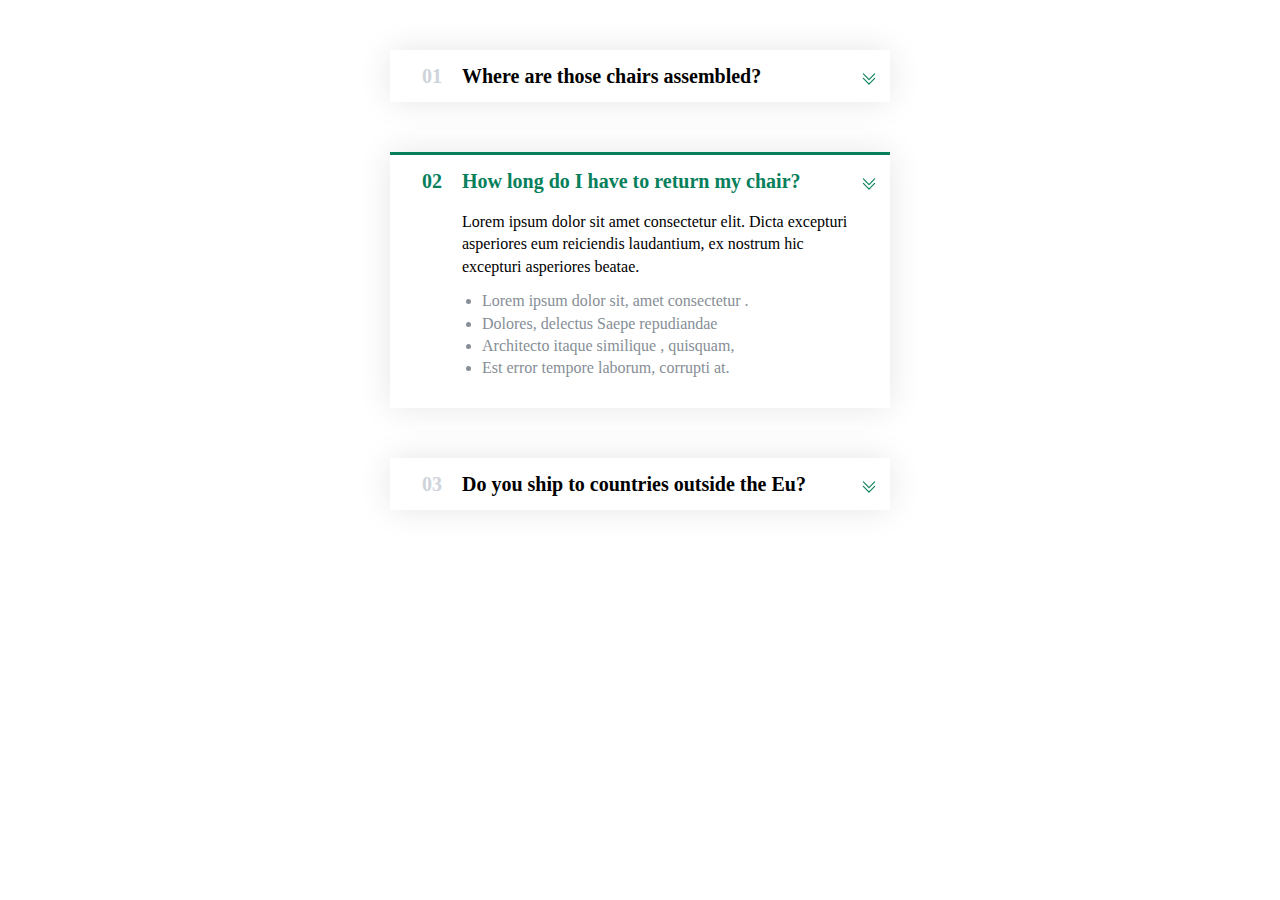
<file: Accordian Component/index.html>
<!DOCTYPE html>
<html lang="en">
<head>
    <meta charset="UTF-8">
    <meta name="viewport" content="width=device-width, initial-scale=1.0">
    <title>Accordian component</title>
    <link rel="stylesheet" href="style.css">
</head>
<body>
    <div class="accordian">
        <div class="item">
            <p class="number">01</p>
            <p class="text">Where are those chairs assembled?</p>
            <svg xmlns="http://www.w3.org/2000/svg" fill="none" viewBox="0 0 24 24" stroke-width="1.5" stroke="currentColor" class="w-6 h-6">
                <path stroke-linecap="round" stroke-linejoin="round" d="m4.5 5.25 7.5 7.5 7.5-7.5m-15 6 7.5 7.5 7.5-7.5" />
              </svg>
            <div class="hidden-box">
                <p>Lorem ipsum dolor sit amet consectetur  elit. Dicta excepturi asperiores eum reiciendis laudantium, ex nostrum hic excepturi asperiores  beatae.</p>
                <ul>
                    <li>Lorem ipsum dolor sit, amet consectetur .</li>
                    <li> Dolores, delectus  Saepe repudiandae </li>
                    <li>Architecto itaque similique , quisquam,</li>
                    <li>Est error tempore laborum, corrupti at.</li>
                </ul>
            </div>              
        </div>
    </div>
    <div class="accordian">
        <div class="item open">
            <p class="number">02</p>
            <p class="text">How long do I have to return my chair?</p>
            <svg xmlns="http://www.w3.org/2000/svg" fill="none" viewBox="0 0 24 24" stroke-width="1.5" stroke="currentColor" class="w-6 h-6">
                <path stroke-linecap="round" stroke-linejoin="round" d="m4.5 5.25 7.5 7.5 7.5-7.5m-15 6 7.5 7.5 7.5-7.5" />
              </svg>
            <div class="hidden-box">
                <p>Lorem ipsum dolor sit amet consectetur  elit. Dicta excepturi asperiores eum reiciendis laudantium, ex nostrum hic excepturi asperiores  beatae.</p>
                <ul>
                    <li>Lorem ipsum dolor sit, amet consectetur .</li>
                    <li> Dolores, delectus  Saepe repudiandae </li>
                    <li>Architecto itaque similique , quisquam,</li>
                    <li>Est error tempore laborum, corrupti at.</li>
                </ul>
            </div>              
        </div>
    </div>
    <div class="accordian">
        <div class="item">
            <p class="number">03</p>
            <p class="text">Do you ship to countries outside the Eu?</p>
            <svg xmlns="http://www.w3.org/2000/svg" fill="none" viewBox="0 0 24 24" stroke-width="1.5" stroke="currentColor" class="w-6 h-6">
                <path stroke-linecap="round" stroke-linejoin="round" d="m4.5 5.25 7.5 7.5 7.5-7.5m-15 6 7.5 7.5 7.5-7.5" />
              </svg>
            <div class="hidden-box">
                <p>Lorem ipsum dolor sit amet consectetur  elit. Dicta excepturi asperiores eum reiciendis laudantium, ex nostrum hic excepturi asperiores  beatae.</p>
                <ul>
                    <li>Lorem ipsum dolor sit, amet consectetur .</li>
                    <li> Dolores, delectus  Saepe repudiandae </li>
                    <li>Architecto itaque similique , quisquam,</li>
                    <li>Est error tempore laborum, corrupti at.</li>
                </ul>
            </div>              
        </div>
    </div>
</body>
</html>
</file>
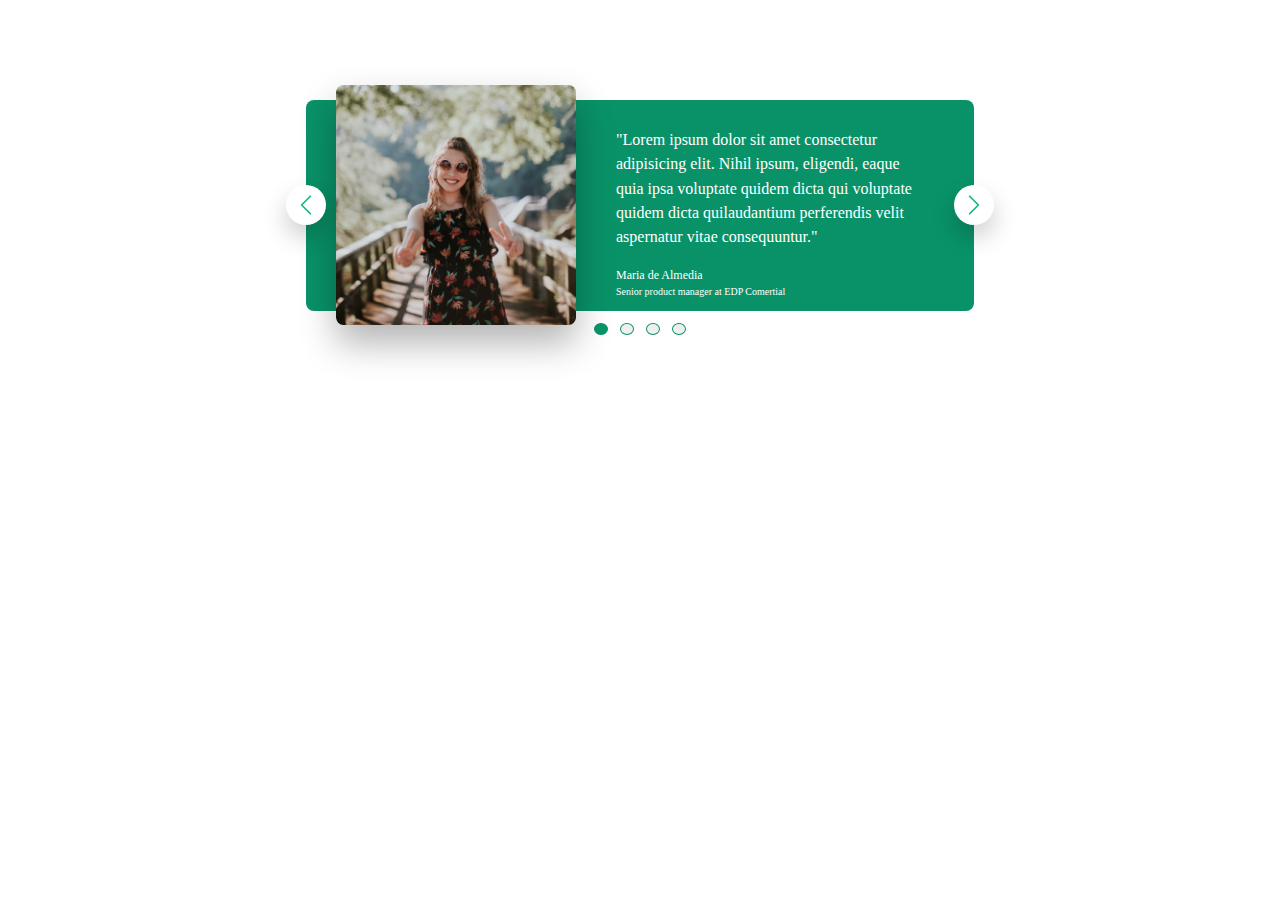
<file: Carousel Components/index.html>
<!DOCTYPE html>
<html lang="en">
<head>
    <meta charset="UTF-8">
    <meta name="viewport" content="width=device-width, initial-scale=1.0">
    <title>carousel Component</title>
    <link rel="stylesheet" href="style.css">
</head>
<body>
    <div class="carousel">
        <img src="images/maria.jpg" alt="maria">
        <div class="testmonial">
            <p class="testmmonial-text">"Lorem ipsum dolor sit amet consectetur adipisicing elit. Nihil ipsum, eligendi, eaque quia ipsa voluptate quidem dicta qui voluptate quidem dicta quilaudantium perferendis velit aspernatur vitae consequuntur."</p>
            <p class="testmonial-auther">Maria de Almedia</p>
            <p class="testmonial-job">Senior product manager at EDP Comertial</p>
        </div>
        <div class="dot-btn">
            <button class="dot first"></button>
            <button class="dot"></button>
            <button class="dot"></button>
            <button class="dot"></button>
        </div>
        <button class="btn btn--left">
            <svg xmlns="http://www.w3.org/2000/svg" fill="none" viewBox="0 0 24 24" stroke-width="1.5" stroke="currentColor" class="w-6">
                <path stroke-linecap="round" stroke-linejoin="round" d="M15.75 19.5 8.25 12l7.5-7.5" />
              </svg>
        </button>
        <button class="btn btn--right">
            <svg xmlns="http://www.w3.org/2000/svg" fill="none" viewBox="0 0 24 24" stroke-width="1.5" stroke="currentColor" class="w-6">
                <path stroke-linecap="round" stroke-linejoin="round" d="m8.25 4.5 7.5 7.5-7.5 7.5" />
              </svg>
        </button>
          
    </div>
</body>
</html>
</file>
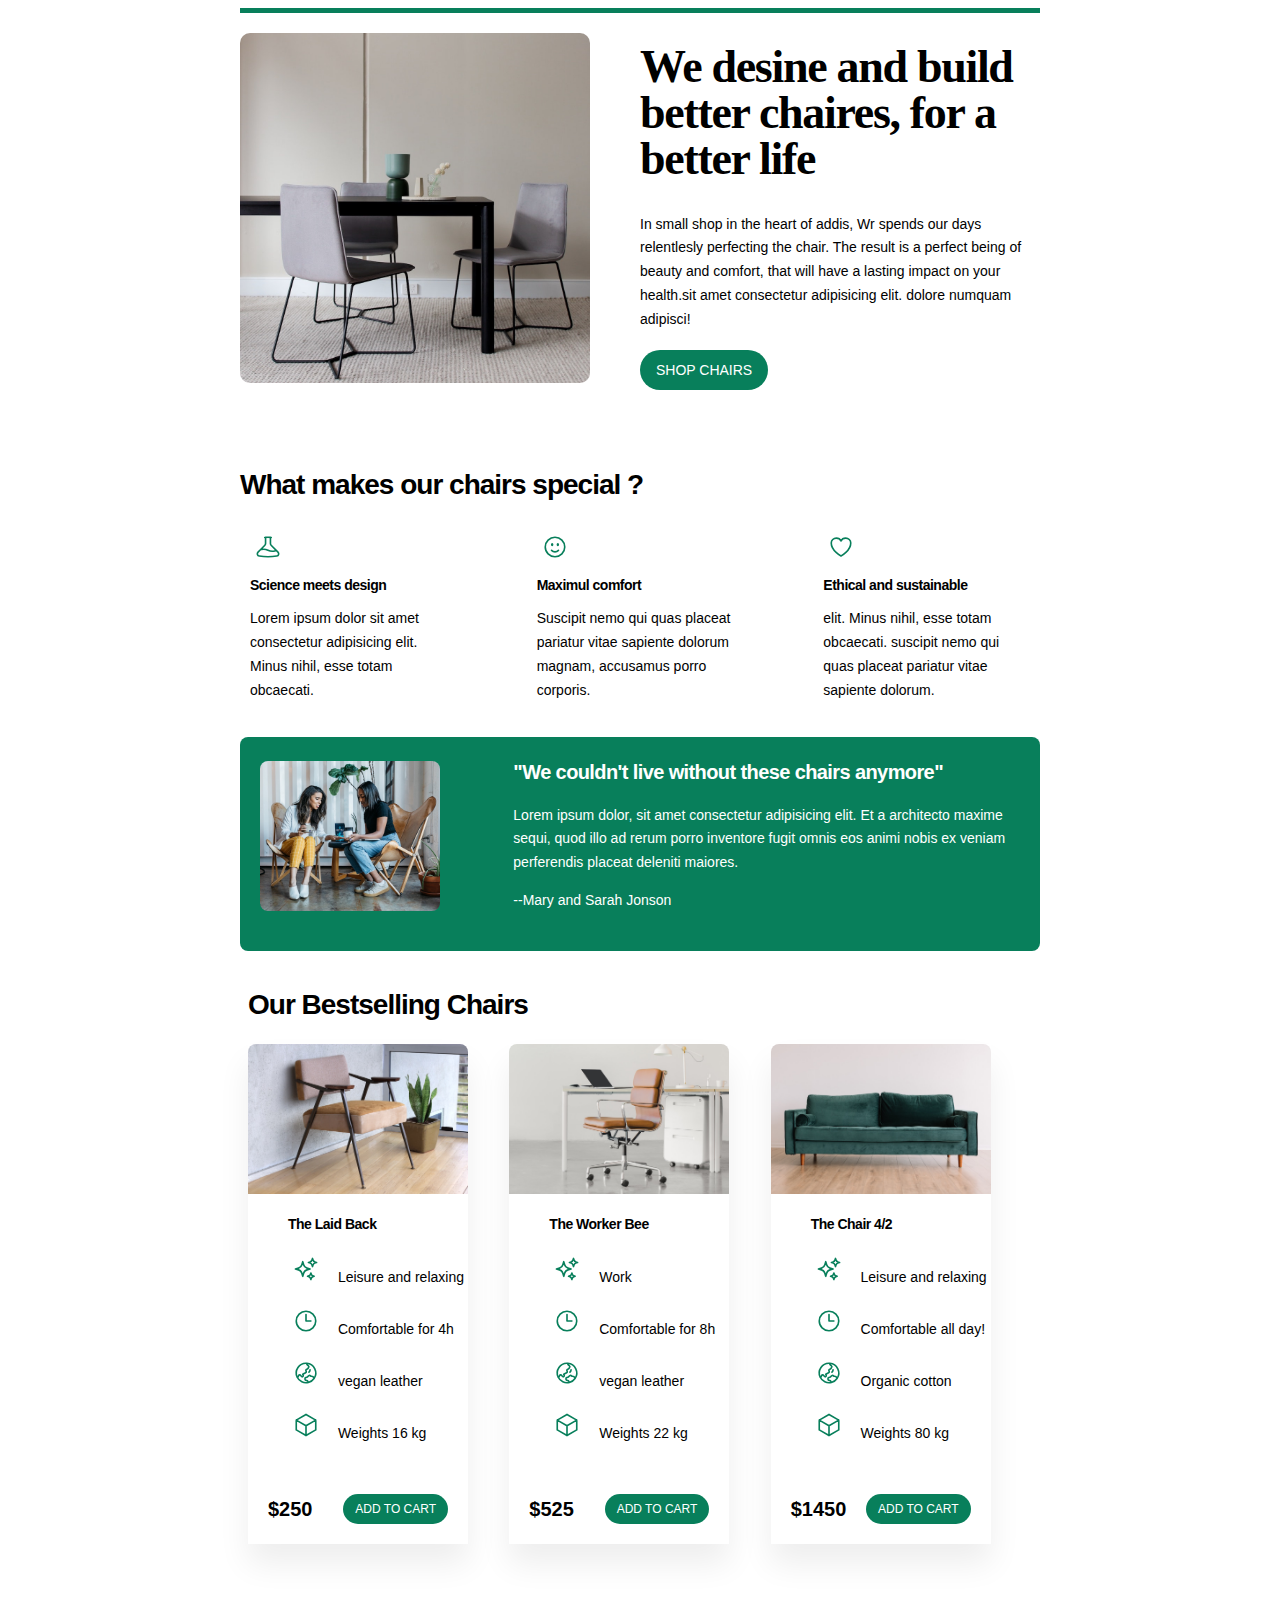
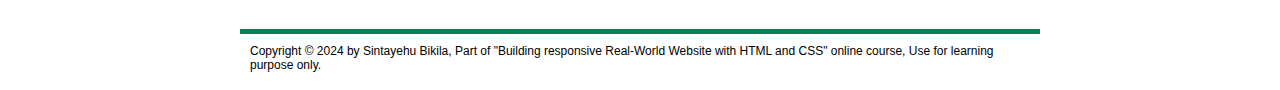
<file: Chair Product/index.html>
<!DOCTYPE html>
<html lang="en">
<head>
    <meta charset="UTF-8">
    <meta name="viewport" content="width=device-width, initial-scale=1.0">
    <title>Chair product</title>
    <link rel="stylesheet" href="style.css">
</head>
<body>
    <section>
        <div class="Our-job">
            <div>
                <img src="Images/hero.jpg" alt="chair product" class="sample">
            </div>
            <div>
                <h1>We desine and build better chaires, for a better life</h1>
                <p>In small shop in the heart of addis, Wr spends our days relentlesly perfecting the chair. The result is a perfect being of beauty and comfort, that will have a lasting impact on your health.sit amet consectetur adipisicing elit. dolore numquam adipisci!</p>
                <a href="#" class="shope">shop chairs</a>
            </div>
            
        </div>
        <div class="about-product">
            <h2>What makes our chairs special ?</h2>
            <div class="description">
                <div>
                    <svg xmlns="http://www.w3.org/2000/svg" fill="none" viewBox="0 0 24 24" stroke-width="1.5" stroke="currentColor" class="w-6 h-6">
                        <path stroke-linecap="round" stroke-linejoin="round" d="M9.75 3.104v5.714a2.25 2.25 0 0 1-.659 1.591L5 14.5M9.75 3.104c-.251.023-.501.05-.75.082m.75-.082a24.301 24.301 0 0 1 4.5 0m0 0v5.714c0 .597.237 1.17.659 1.591L19.8 15.3M14.25 3.104c.251.023.501.05.75.082M19.8 15.3l-1.57.393A9.065 9.065 0 0 1 12 15a9.065 9.065 0 0 0-6.23-.693L5 14.5m14.8.8 1.402 1.402c1.232 1.232.65 3.318-1.067 3.611A48.309 48.309 0 0 1 12 21c-2.773 0-5.491-.235-8.135-.687-1.718-.293-2.3-2.379-1.067-3.61L5 14.5" />
                      </svg>
                    <h3>Science meets design</h3>  
                    <p>Lorem ipsum dolor sit amet consectetur adipisicing elit. Minus nihil, esse totam obcaecati.</p>
                </div>
                <div>
                    <svg xmlns="http://www.w3.org/2000/svg" fill="none" viewBox="0 0 24 24" stroke-width="1.5" stroke="currentColor" class="w-6 h-6">
                        <path stroke-linecap="round" stroke-linejoin="round" d="M15.182 15.182a4.5 4.5 0 0 1-6.364 0M21 12a9 9 0 1 1-18 0 9 9 0 0 1 18 0ZM9.75 9.75c0 .414-.168.75-.375.75S9 10.164 9 9.75 9.168 9 9.375 9s.375.336.375.75Zm-.375 0h.008v.015h-.008V9.75Zm5.625 0c0 .414-.168.75-.375.75s-.375-.336-.375-.75.168-.75.375-.75.375.336.375.75Zm-.375 0h.008v.015h-.008V9.75Z" />
                      </svg><h3>Maximul comfort</h3> 
                    <p>Suscipit nemo qui quas placeat pariatur vitae sapiente dolorum magnam, accusamus porro  corporis.</p>
                </div>
                <div>
                    <svg xmlns="http://www.w3.org/2000/svg" fill="none" viewBox="0 0 24 24" stroke-width="1.5" stroke="currentColor" class="w-6 h-6">
                        <path stroke-linecap="round" stroke-linejoin="round" d="M21 8.25c0-2.485-2.099-4.5-4.688-4.5-1.935 0-3.597 1.126-4.312 2.733-.715-1.607-2.377-2.733-4.313-2.733C5.1 3.75 3 5.765 3 8.25c0 7.22 9 12 9 12s9-4.78 9-12Z" />
                      </svg>
                    <h3>Ethical and sustainable</h3>
                    <p>elit. Minus nihil, esse totam obcaecati. suscipit nemo qui quas placeat pariatur vitae sapiente dolorum.</p>
                    
                </div>
            </div>
        </div>
        <div class="feedback">
            <img src="Images/customers.jpg" alt="Customers" class="customers">
            <div>
                <h3>&quot;We couldn't live without these chairs anymore&quot;</h3>
                <p>Lorem ipsum dolor, sit amet consectetur adipisicing elit. Et a architecto maxime sequi, quod illo ad rerum porro inventore fugit omnis eos animi nobis ex veniam perferendis placeat deleniti maiores.</p>
                <p>--Mary and Sarah Jonson</p>
            </div>
        </div>
        <div class="cards">
            <h2>Our Bestselling Chairs</h2>
            <div class="cards-1">
                <div class="cards-2">
                    <img src="Images/chair-1.jpg" alt="chair">
                    <h3>The Laid Back</h3>
                    <ul>
                        <li>
                            <svg xmlns="http://www.w3.org/2000/svg" fill="none" viewBox="0 0 24 24" stroke-width="1.5" stroke="currentColor" class="w-6 h-6">
                                <path stroke-linecap="round" stroke-linejoin="round" d="M9.813 15.904 9 18.75l-.813-2.846a4.5 4.5 0 0 0-3.09-3.09L2.25 12l2.846-.813a4.5 4.5 0 0 0 3.09-3.09L9 5.25l.813 2.846a4.5 4.5 0 0 0 3.09 3.09L15.75 12l-2.846.813a4.5 4.5 0 0 0-3.09 3.09ZM18.259 8.715 18 9.75l-.259-1.035a3.375 3.375 0 0 0-2.455-2.456L14.25 6l1.036-.259a3.375 3.375 0 0 0 2.455-2.456L18 2.25l.259 1.035a3.375 3.375 0 0 0 2.456 2.456L21.75 6l-1.035.259a3.375 3.375 0 0 0-2.456 2.456ZM16.894 20.567 16.5 21.75l-.394-1.183a2.25 2.25 0 0 0-1.423-1.423L13.5 18.75l1.183-.394a2.25 2.25 0 0 0 1.423-1.423l.394-1.183.394 1.183a2.25 2.25 0 0 0 1.423 1.423l1.183.394-1.183.394a2.25 2.25 0 0 0-1.423 1.423Z" />
                              </svg>
                              
                            <span>Leisure and relaxing</span>
                        </li>
                        <li>
                            <svg xmlns="http://www.w3.org/2000/svg" fill="none" viewBox="0 0 24 24" stroke-width="1.5" stroke="currentColor" class="w-6 h-6">
                                <path stroke-linecap="round" stroke-linejoin="round" d="M12 6v6h4.5m4.5 0a9 9 0 1 1-18 0 9 9 0 0 1 18 0Z" />
                              </svg>
                              
                            <span>Comfortable for 4h</span>
                        </li>
                        <li>
                            <svg xmlns="http://www.w3.org/2000/svg" fill="none" viewBox="0 0 24 24" stroke-width="1.5" stroke="currentColor" class="w-6 h-6">
                                <path stroke-linecap="round" stroke-linejoin="round" d="M12.75 3.03v.568c0 .334.148.65.405.864l1.068.89c.442.369.535 1.01.216 1.49l-.51.766a2.25 2.25 0 0 1-1.161.886l-.143.048a1.107 1.107 0 0 0-.57 1.664c.369.555.169 1.307-.427 1.605L9 13.125l.423 1.059a.956.956 0 0 1-1.652.928l-.679-.906a1.125 1.125 0 0 0-1.906.172L4.5 15.75l-.612.153M12.75 3.031a9 9 0 0 0-8.862 12.872M12.75 3.031a9 9 0 0 1 6.69 14.036m0 0-.177-.529A2.25 2.25 0 0 0 17.128 15H16.5l-.324-.324a1.453 1.453 0 0 0-2.328.377l-.036.073a1.586 1.586 0 0 1-.982.816l-.99.282c-.55.157-.894.702-.8 1.267l.073.438c.08.474.49.821.97.821.846 0 1.598.542 1.865 1.345l.215.643m5.276-3.67a9.012 9.012 0 0 1-5.276 3.67m0 0a9 9 0 0 1-10.275-4.835M15.75 9c0 .896-.393 1.7-1.016 2.25" />
                              </svg>
                              
                            <span>vegan leather</span>
                        </li>
                        <li>
                            <svg xmlns="http://www.w3.org/2000/svg" fill="none" viewBox="0 0 24 24" stroke-width="1.5" stroke="currentColor" class="w-6 h-6">
                                <path stroke-linecap="round" stroke-linejoin="round" d="m21 7.5-9-5.25L3 7.5m18 0-9 5.25m9-5.25v9l-9 5.25M3 7.5l9 5.25M3 7.5v9l9 5.25m0-9v9" />
                              </svg>
                              
                            <span> Weights 16 kg</span>
                        </li>
                    </ul>
                    <div class="value">
                        <strong>$250</strong>
                        <a href="#">Add to cart</a>
                    </div>
                </div>
                <div class="cards-2">
                    <img src="Images/chair-2.jpg" alt="chair">
                    <h3>The Worker Bee</h3>
                    <ul>
                        <li><svg xmlns="http://www.w3.org/2000/svg" fill="none" viewBox="0 0 24 24" stroke-width="1.5" stroke="currentColor" class="w-6 h-6">
                                <path stroke-linecap="round" stroke-linejoin="round" d="M9.813 15.904 9 18.75l-.813-2.846a4.5 4.5 0 0 0-3.09-3.09L2.25 12l2.846-.813a4.5 4.5 0 0 0 3.09-3.09L9 5.25l.813 2.846a4.5 4.5 0 0 0 3.09 3.09L15.75 12l-2.846.813a4.5 4.5 0 0 0-3.09 3.09ZM18.259 8.715 18 9.75l-.259-1.035a3.375 3.375 0 0 0-2.455-2.456L14.25 6l1.036-.259a3.375 3.375 0 0 0 2.455-2.456L18 2.25l.259 1.035a3.375 3.375 0 0 0 2.456 2.456L21.75 6l-1.035.259a3.375 3.375 0 0 0-2.456 2.456ZM16.894 20.567 16.5 21.75l-.394-1.183a2.25 2.25 0 0 0-1.423-1.423L13.5 18.75l1.183-.394a2.25 2.25 0 0 0 1.423-1.423l.394-1.183.394 1.183a2.25 2.25 0 0 0 1.423 1.423l1.183.394-1.183.394a2.25 2.25 0 0 0-1.423 1.423Z" />
                              </svg>
                            <span>Work</span>
                        </li>
                        <li><svg xmlns="http://www.w3.org/2000/svg" fill="none" viewBox="0 0 24 24" stroke-width="1.5" stroke="currentColor" class="w-6 h-6">
                                <path stroke-linecap="round" stroke-linejoin="round" d="M12 6v6h4.5m4.5 0a9 9 0 1 1-18 0 9 9 0 0 1 18 0Z" />
                              </svg>
                            <span>Comfortable for 8h</span>
                        </li>
                        <li><svg xmlns="http://www.w3.org/2000/svg" fill="none" viewBox="0 0 24 24" stroke-width="1.5" stroke="currentColor" class="w-6 h-6">
                                <path stroke-linecap="round" stroke-linejoin="round" d="M12.75 3.03v.568c0 .334.148.65.405.864l1.068.89c.442.369.535 1.01.216 1.49l-.51.766a2.25 2.25 0 0 1-1.161.886l-.143.048a1.107 1.107 0 0 0-.57 1.664c.369.555.169 1.307-.427 1.605L9 13.125l.423 1.059a.956.956 0 0 1-1.652.928l-.679-.906a1.125 1.125 0 0 0-1.906.172L4.5 15.75l-.612.153M12.75 3.031a9 9 0 0 0-8.862 12.872M12.75 3.031a9 9 0 0 1 6.69 14.036m0 0-.177-.529A2.25 2.25 0 0 0 17.128 15H16.5l-.324-.324a1.453 1.453 0 0 0-2.328.377l-.036.073a1.586 1.586 0 0 1-.982.816l-.99.282c-.55.157-.894.702-.8 1.267l.073.438c.08.474.49.821.97.821.846 0 1.598.542 1.865 1.345l.215.643m5.276-3.67a9.012 9.012 0 0 1-5.276 3.67m0 0a9 9 0 0 1-10.275-4.835M15.75 9c0 .896-.393 1.7-1.016 2.25" />
                              </svg>
                            <span>vegan leather</span>
                        </li>
                        <li><svg xmlns="http://www.w3.org/2000/svg" fill="none" viewBox="0 0 24 24" stroke-width="1.5" stroke="currentColor" class="w-6 h-6">
                                <path stroke-linecap="round" stroke-linejoin="round" d="m21 7.5-9-5.25L3 7.5m18 0-9 5.25m9-5.25v9l-9 5.25M3 7.5l9 5.25M3 7.5v9l9 5.25m0-9v9" />
                              </svg>
                            <span> Weights 22 kg</span>
                        </li>
                    </ul>
                    <div class="value">
                        <strong>$525</strong>
                        <a href="#">Add to cart</a>
                    </div>
                </div>
                <div  class="cards-2">
                    <img src="Images/chair-3.jpg" alt="chair">
                    <h3>The Chair 4/2</h3>
                    <ul>
                        <li><svg xmlns="http://www.w3.org/2000/svg" fill="none" viewBox="0 0 24 24" stroke-width="1.5" stroke="currentColor" class="w-6 h-6">
                                <path stroke-linecap="round" stroke-linejoin="round" d="M9.813 15.904 9 18.75l-.813-2.846a4.5 4.5 0 0 0-3.09-3.09L2.25 12l2.846-.813a4.5 4.5 0 0 0 3.09-3.09L9 5.25l.813 2.846a4.5 4.5 0 0 0 3.09 3.09L15.75 12l-2.846.813a4.5 4.5 0 0 0-3.09 3.09ZM18.259 8.715 18 9.75l-.259-1.035a3.375 3.375 0 0 0-2.455-2.456L14.25 6l1.036-.259a3.375 3.375 0 0 0 2.455-2.456L18 2.25l.259 1.035a3.375 3.375 0 0 0 2.456 2.456L21.75 6l-1.035.259a3.375 3.375 0 0 0-2.456 2.456ZM16.894 20.567 16.5 21.75l-.394-1.183a2.25 2.25 0 0 0-1.423-1.423L13.5 18.75l1.183-.394a2.25 2.25 0 0 0 1.423-1.423l.394-1.183.394 1.183a2.25 2.25 0 0 0 1.423 1.423l1.183.394-1.183.394a2.25 2.25 0 0 0-1.423 1.423Z" />
                              </svg>
                            <span>Leisure and relaxing</span>
                        </li>
                        <li><svg xmlns="http://www.w3.org/2000/svg" fill="none" viewBox="0 0 24 24" stroke-width="1.5" stroke="currentColor" class="w-6 h-6">
                                <path stroke-linecap="round" stroke-linejoin="round" d="M12 6v6h4.5m4.5 0a9 9 0 1 1-18 0 9 9 0 0 1 18 0Z" />
                              </svg>
                            <span>Comfortable all day!</span>
                        </li>
                        <li><svg xmlns="http://www.w3.org/2000/svg" fill="none" viewBox="0 0 24 24" stroke-width="1.5" stroke="currentColor" class="w-6 h-6">
                                <path stroke-linecap="round" stroke-linejoin="round" d="M12.75 3.03v.568c0 .334.148.65.405.864l1.068.89c.442.369.535 1.01.216 1.49l-.51.766a2.25 2.25 0 0 1-1.161.886l-.143.048a1.107 1.107 0 0 0-.57 1.664c.369.555.169 1.307-.427 1.605L9 13.125l.423 1.059a.956.956 0 0 1-1.652.928l-.679-.906a1.125 1.125 0 0 0-1.906.172L4.5 15.75l-.612.153M12.75 3.031a9 9 0 0 0-8.862 12.872M12.75 3.031a9 9 0 0 1 6.69 14.036m0 0-.177-.529A2.25 2.25 0 0 0 17.128 15H16.5l-.324-.324a1.453 1.453 0 0 0-2.328.377l-.036.073a1.586 1.586 0 0 1-.982.816l-.99.282c-.55.157-.894.702-.8 1.267l.073.438c.08.474.49.821.97.821.846 0 1.598.542 1.865 1.345l.215.643m5.276-3.67a9.012 9.012 0 0 1-5.276 3.67m0 0a9 9 0 0 1-10.275-4.835M15.75 9c0 .896-.393 1.7-1.016 2.25" />
                              </svg>
                            <span>Organic cotton</span>
                        </li>
                        <li><svg xmlns="http://www.w3.org/2000/svg" fill="none" viewBox="0 0 24 24" stroke-width="1.5" stroke="currentColor" class="w-6 h-6">
                                <path stroke-linecap="round" stroke-linejoin="round" d="m21 7.5-9-5.25L3 7.5m18 0-9 5.25m9-5.25v9l-9 5.25M3 7.5l9 5.25M3 7.5v9l9 5.25m0-9v9" />
                              </svg>
                            <span> Weights 80 kg</span>
                        </li>
                    </ul>
                    <div class="value">
                        <strong>$1450</strong>
                        <a href="#">Add to cart</a>
                    </div>
                </div>
            </div>
        </div>
        <footer>
            Copyright &copy; 2024 by Sintayehu Bikila, Part of &quot;Building responsive Real-World Website with HTML and CSS&quot;  online course, Use for learning purpose only. 
        </footer>
    </section>

</body>
</html>
</file>
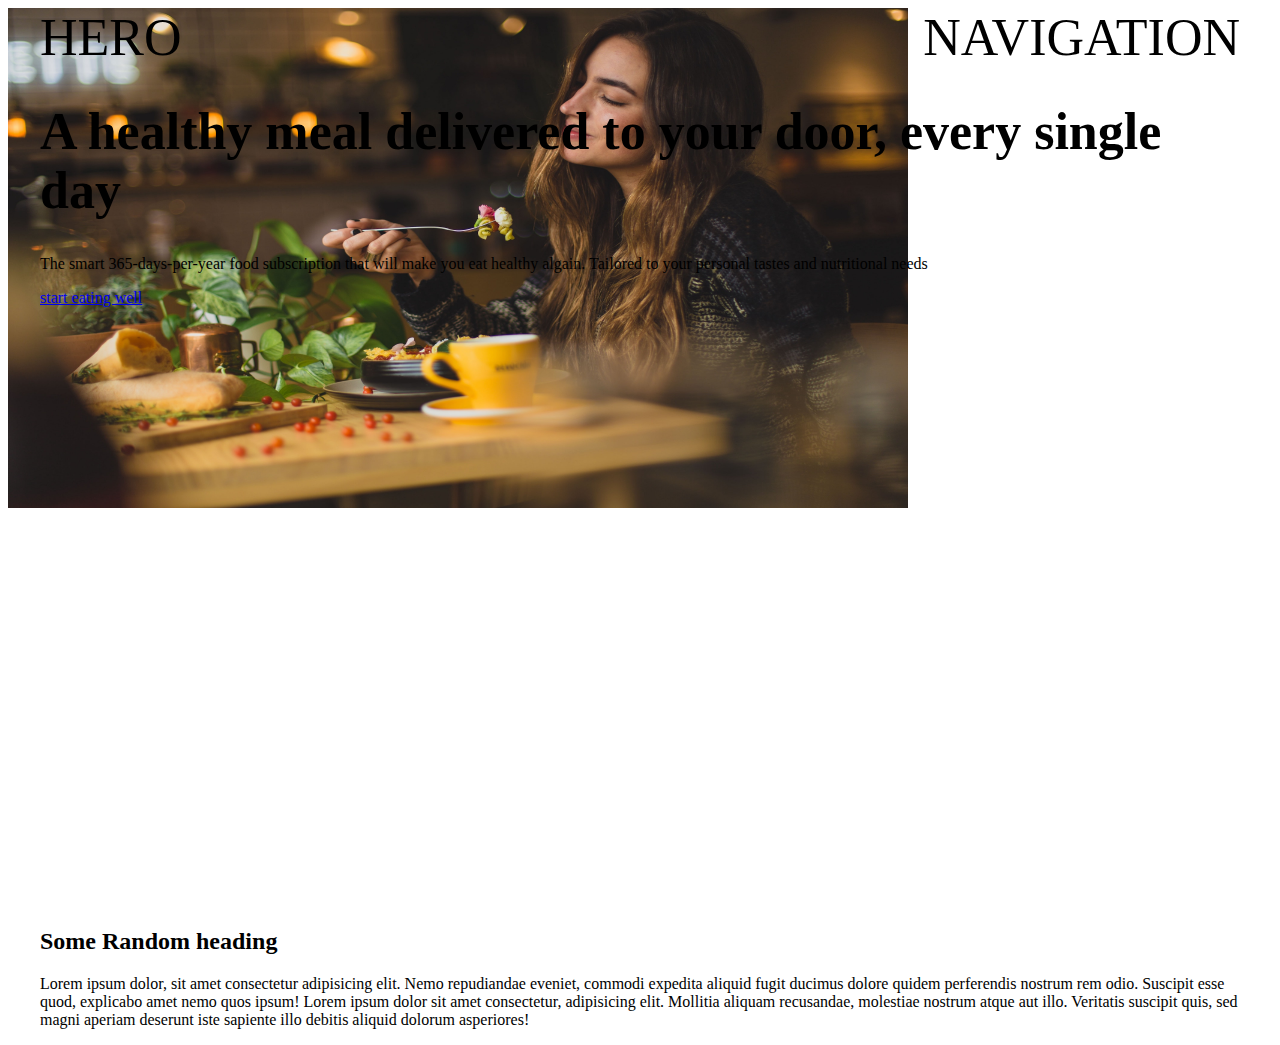
<file: Hero section/index.html>
<!DOCTYPE html>
<html lang="en">
<head>
    <meta charset="UTF-8">
    <meta name="viewport" content="width=device-width, initial-scale=1.0">
    <title>Hero Section</title>
    <link rel="stylesheet" href="style.css">
</head>
<body>
    <header>
        <nav class="container">
            <div>Hero</div>
            <div>Navigation</div>
        </nav>
        <div class="container description">
            <h1>A healthy meal delivered to  your door, every single day</h1>
            <p>The smart 365-days-per-year food subscription that will make you eat healthy algain. Tailored to your personal tastes and nutritional needs</p>
            <p>
                <a href="#" class="btn">start eating well</a>
            </p>
        </div>
    </header>
    <section>
        <div class="container">
            <h2>Some Random heading</h2>
            <p>
                Lorem ipsum dolor, sit amet consectetur adipisicing elit. Nemo repudiandae eveniet, commodi expedita aliquid fugit ducimus dolore quidem perferendis nostrum rem odio. Suscipit esse quod, explicabo amet nemo quos ipsum! Lorem ipsum dolor sit amet consectetur, adipisicing elit. Mollitia aliquam recusandae, molestiae nostrum atque aut illo. Veritatis suscipit quis, sed magni aperiam deserunt iste sapiente illo debitis aliquid dolorum asperiores!
                
            </p>
        </div>
    </section>
</body>
</html>
</file>
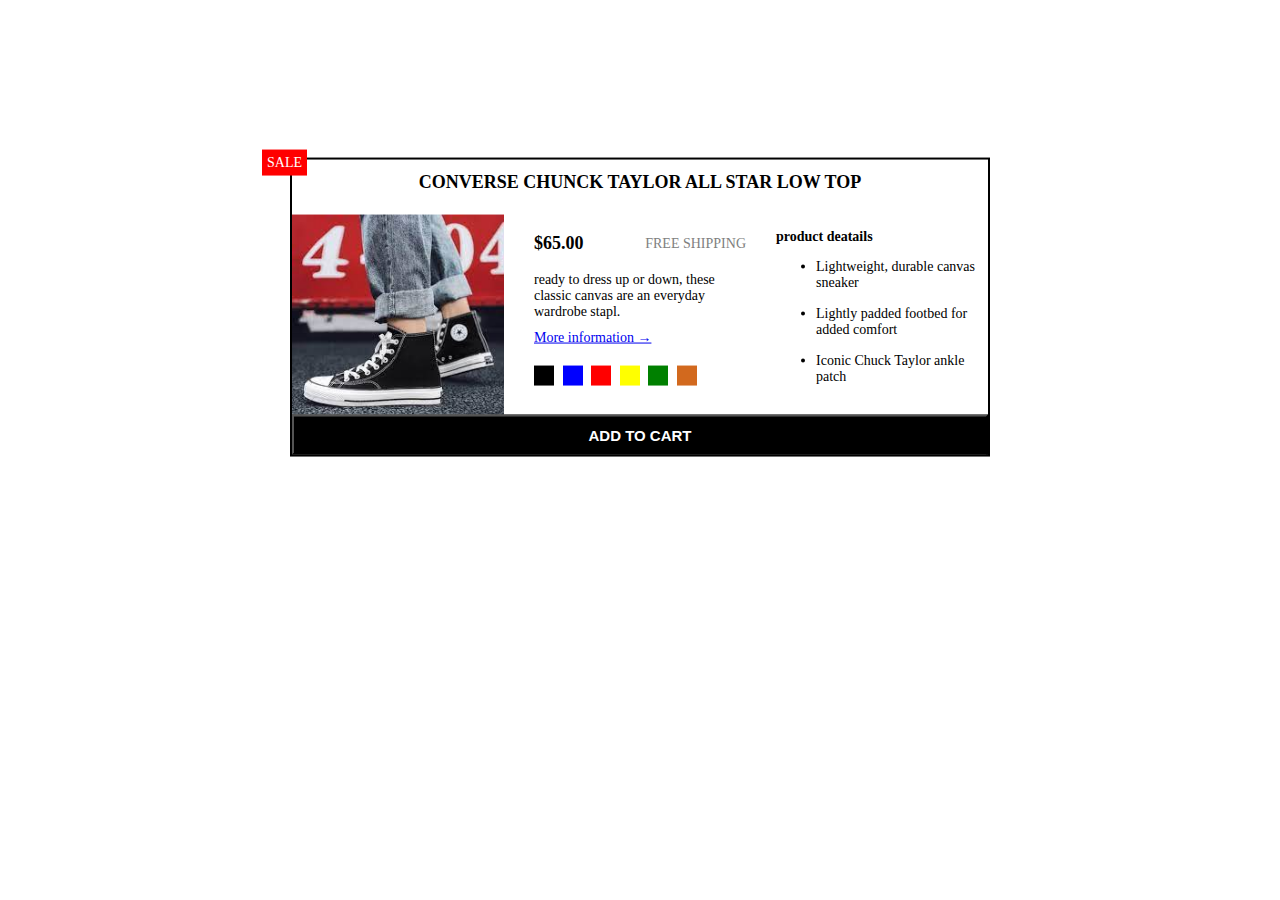
<file: Shoes product/index.html>
<!DOCTYPE html>
<html lang="en">
  <head>
    <meta charset="UTF-8" />
    <meta name="viewport" content="width=device-width, initial-scale=1.0" />
    <title>Document</title>
    <link rel="stylesheet" href="style.css" />
  </head>
  <body>
    <div class="main_container">
      <div class="heading">
        
        <h1>Converse chunck Taylor All Star Low Top</h1>
      
      </div>
      <div class="product">
          
        <img
          src="Images/canvas.jfif"
          alt="nature"
          class="product_img"
        />

        <div class="about-product">
          <div class="services">
            <p class="price">$65.00</p>
            <p class="delivery">free shipping</p>
          </div>
          <p class="description">
            ready to dress up or down, these classic canvas are an everyday
            wardrobe stapl.
          </p>
          <a href="#">More information &rarr;</a> <br />
          <div class="black-div"></div>
          <div class="blue-div"></div>
          <div class="red-div"></div>
          <div class="yellow-div"></div>
          <div class="green-div"></div>
          <div class="violet-div"></div>
        </div>
        <div class="detailes">
          <h3>product deatails</h3>
          <ul>
            <li>Lightweight, durable canvas sneaker</li>
            <li>Lightly padded footbed for added comfort</li>
            <li>Iconic Chuck Taylor ankle patch</li>
          </ul>
        </div>

      </div>
        <button>Add to cart</button>
      
        <div class="sale">
          SALE
        </div>
      
    </div>
  </body>
</html>
</file>
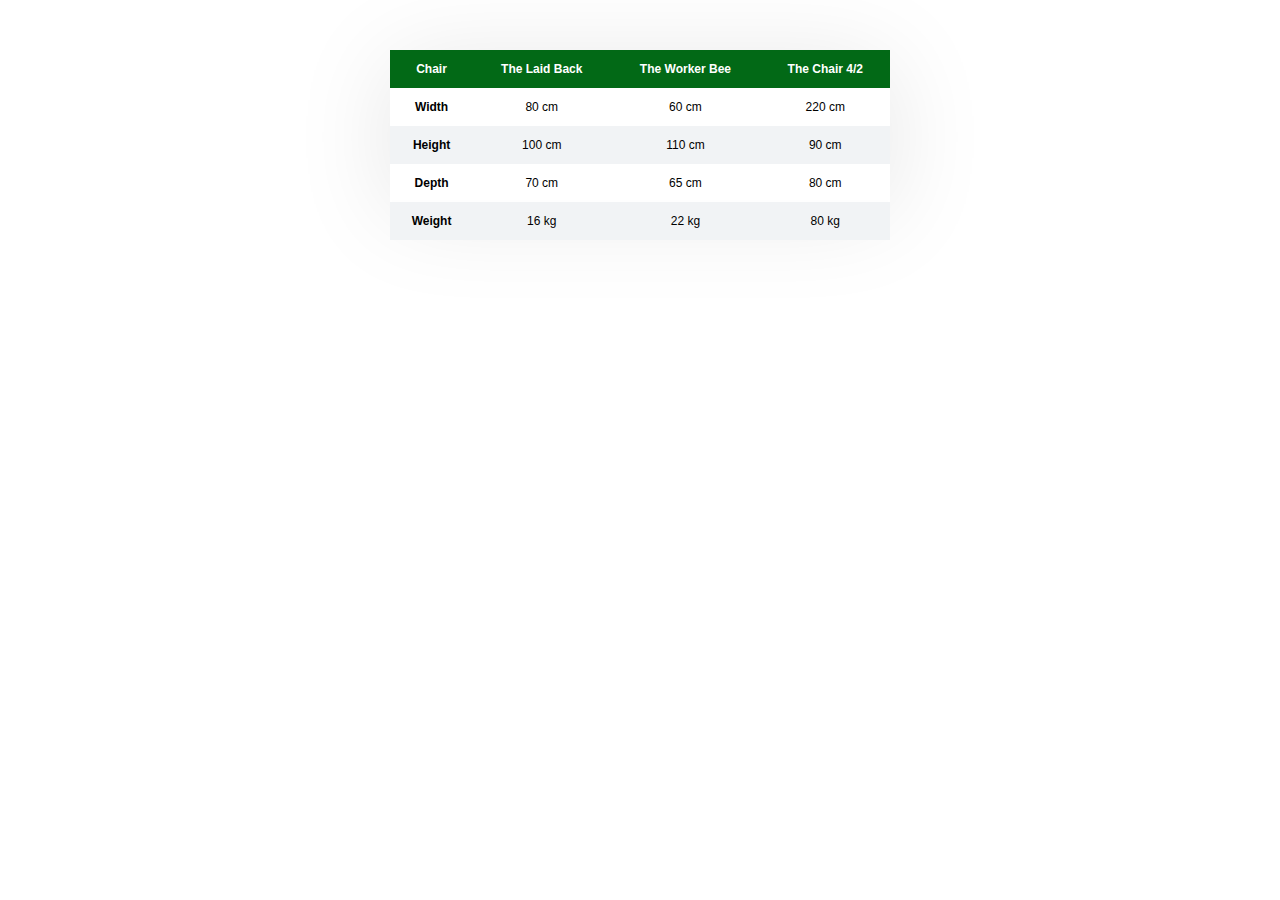
<file: Tables/index.html>
<!DOCTYPE html>
<html lang="en">
<head>
    <meta charset="UTF-8">
    <meta name="viewport" content="width=device-width, initial-scale=1.0">
    <title>Tables</title>
    <link rel="stylesheet" href="style.css">
</head>
<body>
    <div class="biulding-tables">
        <table>
            <thead>
                <tr>
                    <th>Chair</th>
                    <th>The Laid Back</th>
                    <th>The Worker Bee</th>
                    <th>The Chair 4/2</th>
                </tr>
            </thead>
            <tbody>
                <tr>
                    <th>Width</th>
                    <td>80 cm</td>
                    <td>60 cm</td>
                    <td>220 cm</td>
                </tr>
                <tr>
                    <th>Height</th>
                    <td>100 cm</td>
                    <td>110 cm</td>
                    <td>90 cm</td>
                </tr>
                <tr>
                    <th>Depth</th>
                    <td>70 cm</td>
                    <td>65 cm</td>
                    <td>80 cm</td>
                </tr>
                <tr>
                    <th>Weight</th>
                    <td>16 kg</td>
                    <td>22 kg</td>
                    <td>80 kg</td>
                </tr>
            </tbody>
        </table>
    </div>
</body>
</html>
</file>
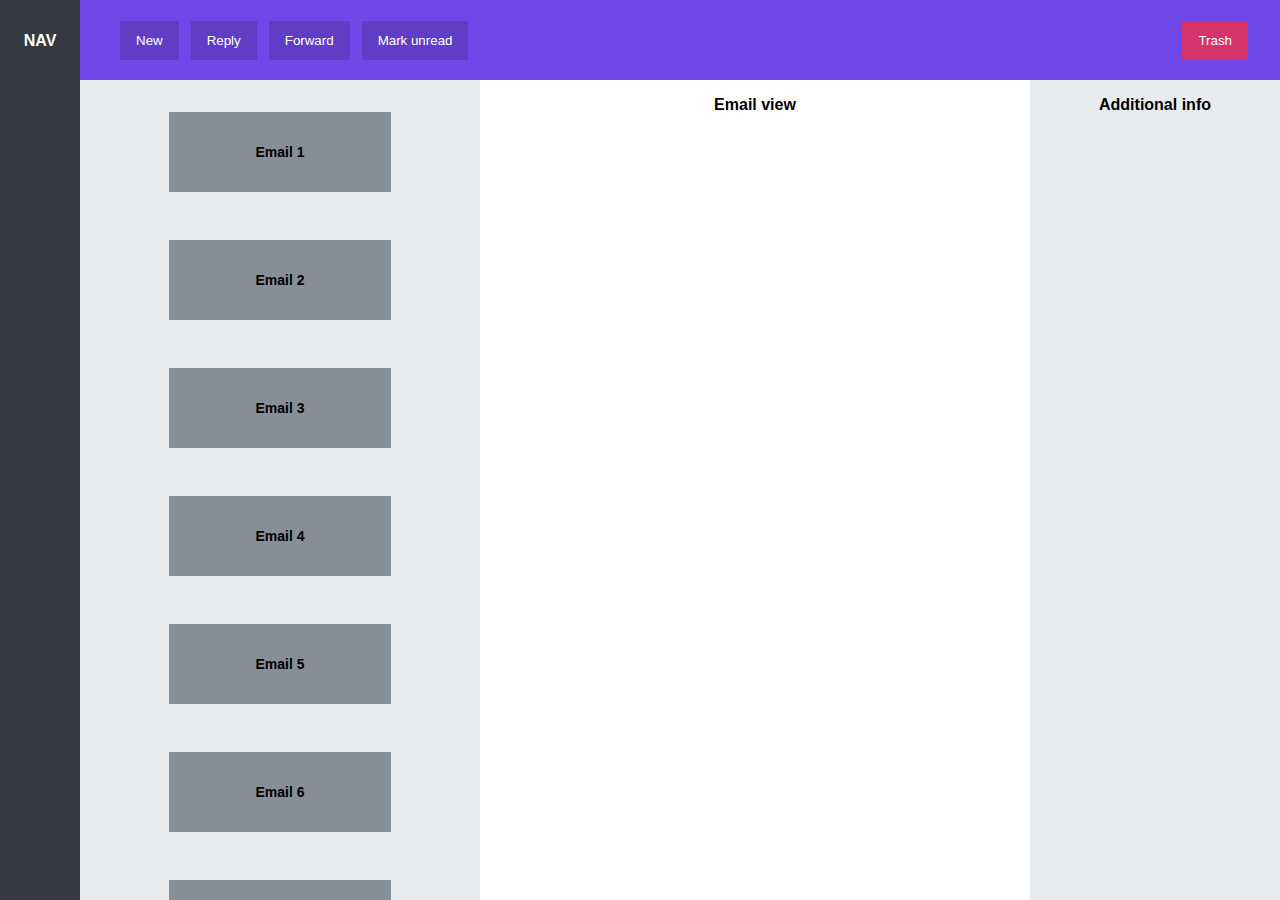
<file: Web application/index.html>
<!DOCTYPE html>
<html lang="en">
<head>
    <meta charset="UTF-8">
    <meta name="viewport" content="width=device-width, initial-scale=1.0">
    <title>Web Application</title>
    <link rel="stylesheet" href="style.css">
</head>
<body>
    <nav>NAV</nav>
    <menu>
        <button>New</button>
        <button>Reply</button>
        <button>Forward</button>
        <button>Mark unread</button>
        <button>Trash</button>
        
    </menu>
    <section>
        <div>Email 1</div>
        <div>Email 2</div>
        <div>Email 3</div>
        <div>Email 4</div>
        <div>Email 5</div>
        <div>Email 6</div>
        <div>Email 7</div>
        <div>Email 8</div>
        <div>Email 9</div>
        <div>Email 10</div>
    </section>
    <main>Email view</main>
    <aside>Additional info</aside>
</body>
</html>
</file>
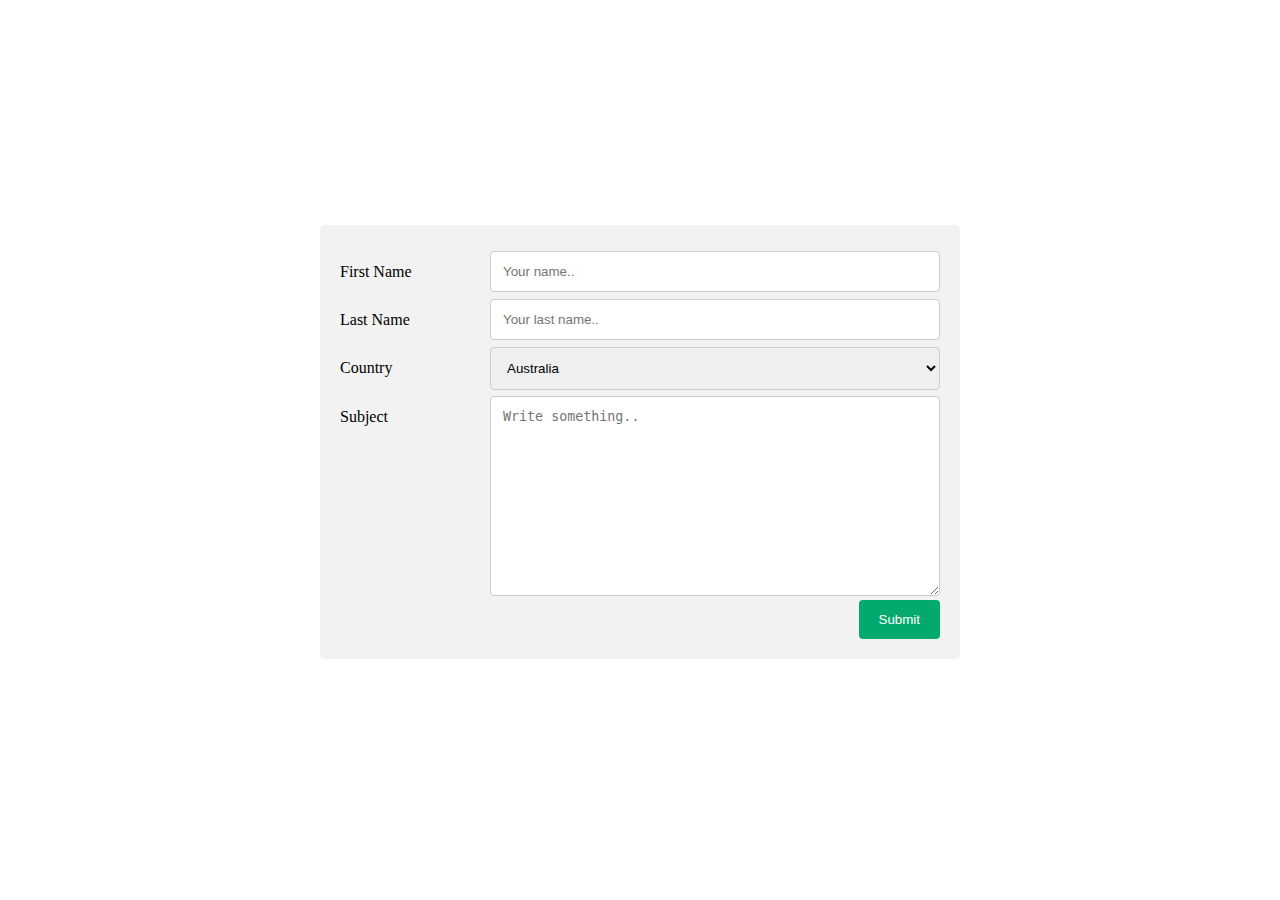
<file: Centering Login/centering_login.html>
<!DOCTYPE html>
<html lang="en">
  <head>
    <meta charset="UTF-8" />
    <meta name="viewport" content="width=device-width, initial-scale=1.0" />
    <title>Centering a Form</title>
    <link rel="stylesheet" href="centering.css">
  </head>
  <body>
    <div class="container">
      <form action="action_page.php">
        <div class="row">
          <div class="col-25">
            <label for="fname">First Name</label>
          </div>
          <div class="col-75">
            <input type="text" id="fname" name="firstname" placeholder="Your name..">
          </div>
        </div>
        <div class="row">
          <div class="col-25">
            <label for="lname">Last Name</label>
          </div>
          <div class="col-75">
            <input type="text" id="lname" name="lastname" placeholder="Your last name..">
          </div>
        </div>
        <div class="row">
          <div class="col-25">
            <label for="country">Country</label>
          </div>
          <div class="col-75">
            <select id="country" name="country">
              <option value="australia">Australia</option>
              <option value="canada">Canada</option>
              <option value="usa">USA</option>
            </select>
          </div>
        </div>
        <div class="row">
          <div class="col-25">
            <label for="subject">Subject </label>
          </div>
          <div class="col-75">
            <textarea id="subject" name="subject" placeholder="Write something.." style="height:200px"></textarea>
          </div>
        </div>
        <div class="row">
          <input type="submit" value="Submit">
        </div>
      </form>
    </div>
  </body>
</html>
</file>
<file: Accordian Component/style.css>
.accordian {
    width: 500px;
    margin: 50px auto;
    display: flex;
    flex-direction: column;
    column-gap: 24px;
    
}

.item {
    box-shadow: 0 0 32px rgba(0, 0, 0, 0.1);
   display: grid;
   grid-template-columns: auto 1fr auto;
   padding: 12px;
}
.item p{
    
    margin-left: 20px;
    line-height: 1.4;
    margin-bottom: 0px;
    
}

.number {
    font-size: 20px;
    font-weight: 600;
    margin-bottom: opx;
    margin-top: 0px;
    color: #ced4da;
}

.text {
    margin-top: 0px;
    font-size: 20px;
    font-weight: 550;
}


.w-6 {
    width: 18px;
    height: 18px;
    stroke: #087f5b;
    margin-top: 8px;

}

.hidden-box {
    display: none;
    grid-column: 2;
    margin-top: 8px;
}

.hidden-box p {
    color: black;
    margin-top: 8px;
}

.hidden-box ul {
    color: #868e96;
    line-height: 1.4;
    margin-top: 12px;
}
.open {
    border-top: 3px solid #087f5b;
}

.open .hidden-box {
    display: block;
}

.open .number {
    color: #087f5b;
}

.open .text {
    color: #087f5b;
}
</file>
<file: Carousel Components/style.css>
.carousel {
    display: flex;
    flex-direction: row;
    margin: 100px auto;
    color: white;
    width: 550px;
    
    background-color: #099268;
    padding: 12px 48px 12px 70px;
    border-radius: 8px;
    column-gap: 80px;
    position: relative;
    align-items: center;
}

img {
    height: 160px;
    box-shadow: 0 12px 24px rgba(0, 0, 0,0.3);
    border-radius: 5px;
    scale: 1.5;
}

.testmonial {
    position: relative;
    margin-top: 0px;
    line-height: 1.52;
}

.testmonial-auther {
    margin-bottom: 0px;
    font-size: 12px;
}

.testmonial-job {
    margin-top: 0px;
    margin-bottom: 0px;
    font-size: 10px;
}

.w-6 {
    width: 40px;
    height: 40px;
    stroke: #12b886;
}

.btn {
    width: 40px;
    height: 40px;
    stroke: #12b886;
    position: absolute;
    background-color: #fff;
    box-shadow: 0 12px 24px rgba(0,0,0,0.2);
    border-radius: 50%;
    display: flex;
    border: none;
    align-items: center;
    justify-content: center;
}

.btn--left {
    left: 0;
    top: 50%;
    transform: translate(-50%,-50%);

}

.btn--right {
    right: 0;
    top: 50%;
    transform: translate(50%,-50%);
}

.dot-btn {
    position: absolute;
    left: 50%;
    bottom: 0;
    transform: translate(-50%, 24px);

    display: flex;
    align-items: center;
    gap: 12px;
}

.dot {
    width: 12px;
    height: 12px;
    border: 1px solid #099268;
    border-radius: 50%;

}
.first {
    background-color: #099268;
}
</file>
<file: Chair Product/style.css>
* {
    font-family: sans-serif;
    box-sizing: border-box;
    font-size: 14px;
}

section{
    width: 800px;
    margin-left: auto;
    margin-right: auto;
    border-top: 5px solid #087f5b;
}
.Our-job {
    display: grid;
    grid-template-columns: 1fr 1fr;
    margin-bottom: 60px;
}

.Our-job p {
    margin-bottom: 30px;
}

.Our-job .sample {
    width: 350px;
    height: 350px;
    border-radius: 10px;
    margin-top: 20px;
}
h1 {
    font-family: serif;
    font-size: 46px;
    font-weight: 700;
    letter-spacing: -1.31px;
    line-height: 1;
}
p {
    line-height: 1.7;
}

.shope {
    text-decoration: none;
    text-transform: uppercase;
    background-color: #087f5b;
    color: white;
    padding: 12px 16px;
    border-radius: 100px;
    margin-top: 50px;
}

/* .shope {
    margin-top: 50px;
} */
.about-product {
    display: flex;
    flex-direction: column;
    margin-bottom: 20px;
}

 .description {
   display: grid;
   grid-template-columns: 1fr 1fr 1fr;
   gap: 30px 80px;
    padding-left: 10px;
    padding-right: 10px;
 }

h2 {
    font-size: 28px;
    letter-spacing: -1px;
}
h3 {
    font-size: 14px;
    letter-spacing: -0.5px;
}

.w-6 {
    stroke: #087f5b;
    width: 36px;
    height: 36px;
    margin-right: 10px;
    padding-top: 10px;
}

 .feedback {
    display: grid;
    grid-template-columns: 1fr 2fr;
    margin-bottom: 10px;
    background-color: #087f5b;
    padding: 24px 20px;
    border-radius: 8px;
    color: white;
 }

 .feedback h3 {
    font-size: 20px;
    letter-spacing: -0.6px;
    margin-top: 0px;
 }

 .customers {
    width: 180px;
    height: 150px;
    border-radius: 8px;
 }

 .cards {
    margin-bottom: 80px;
    padding: 5px 8px;
   
 }

 .cards h3 {
    margin-left: 40px;
    margin-bottom: 0px;
 }

 .cards-1 {
    display: grid;
    grid-template-columns: 1fr 1fr 1fr;
 }

 .cards-2 {
    width: 220px;
    box-shadow: 0px 20px 30px rgba(0, 0, 0, 0.07);
 }

 .cards-2 img {
    width: 100%;
    height: 150px;
    margin-bottom: 5px;
    border-radius: 8px;
    border-bottom-left-radius: 0px;
    border-bottom-right-radius: 0px;
 }

 .cards-2 ul li {
    list-style: none;
    line-height: 3;
 }

 .value {
    display: flex;
    margin: 10px;
    margin-top: 30px;
    padding: 10px;
    justify-content: space-between;
    align-items: center;
 }

 .value strong {
    font-size: 20px;
    font-weight: 700;
 }

 .value a {
    font-size: 12px;
    padding: 8px 10px;
    text-decoration: none;
    text-transform: uppercase;
    background-color: #087f5b;
    color: white;
    padding: 8px 12px;
    border-radius: 100px;
  
 }
 footer {
    padding: 10px;
    font-size: 12px;
    border-top: 5px solid #087f5b;
 }
</file>
<file: Hero section/style.css>
.container  {
    margin: 0 auto;
    width: 1200px;
}

header {
    background-image: url(images/hero.jpg);
    background-repeat: no-repeat;
    background-size: 100vh 500px;
    width: 100%;
    height: 100vh;
    
    
}

nav {
    font-size: 52px;
    text-transform: uppercase;
    font-weight: 500px;
    display: flex;
    align-items: center;
    justify-content: space-between;
}

h1 {
    font-size: 52px;
}

.description {
    wi;
}
</file>
<file: Shoes product/style.css>
/* flex box practice */
 
 * {
  box-sizing: border-box;
  font-size: 14px;
}


.main_container {
  position: relative;
  display: flex;
  flex-direction:column ;
  width: 700px;
  border: 2px solid black;
  margin-left: auto;
  margin-right: auto;
  transform: translateY(50%);
}

.heading {
  align-items: center;
  text-align: center;
  text-transform: uppercase;
  font-weight: normal;
  margin-bottom: 10px;

}

.heading h1 {
  font-size: 18px;
}

.product {
  display: flex;
  justify-content: space-between;
  align-items: start;
  gap: 30px;
}
.product_img {
  width: 200px;
  height: 200px;
  flex: 1;
} 

.about-product{
 
  flex: 1;
}
.services {
  display: flex;
  align-items: center;
  justify-content: space-between;
  margin-bottom: 0px;
}

.price {
  font-size: 18px;
  font-weight: bold;
}

.delivery {
  color: gray;
  text-transform: uppercase;
}

.description {
   margin: 0px;
   margin-bottom: 10px;
}

.black-div,
.blue-div,
.red-div,
.yellow-div,
.green-div,
.violet-div {
  margin-top: 20px;
  display: inline-block;
  width: 20px;
  height: 20px;
  margin-right: 5px;
}

.black-div {
  background-color: black;
}

.blue-div {
  background-color: blue;
}

.red-div {
  background-color: red;
}

.yellow-div {
  background-color: yellow;
}

.green-div {
  background-color: green;
}

.violet-div {
  background-color: chocolate;
}

.detailes {
  text-align: start;
  flex: 1;
}

.detailes ul li {
  margin-bottom: 15px;
}

button {
  width: 100%;
  background-color: black;
  color: white;
  height: 40px;
  align-items: center;
  text-align: center;
  font-size: 15px;
  text-transform: uppercase;
  font-weight: bold;
}

.sale {
  background-color: red;
  position: absolute;
  top: -10px;
  left: -30px;
  padding: 5px;
  color: white;
}
</file>
<file: Tables/style.css>
body {
    font-family: sans-serif;
    
}

.biulding-tables {
    width: 500px;
    margin: 50px auto;
    box-shadow: 0 12px 100px rgba(0, 0, 0, 0.1);
    height: 150px;
}
table {
    width: 100%;
    height: 100%;
    align-items: center;
    text-align: center;
    border-collapse: collapse;
    background-color: #ffffffe3;
    overflow-x: auto;
}

.biulding-tables thead {
    background-color: #026916;
    font-size: 12px;
} 

th, td {
    padding: 12px 12px;
} 

.biulding-tables thead tr th {
    color: white;
}
.biulding-tables tbody tr {
    font-size: 12px;
    font-weight: 400px;
    margin-bottom: 10px;
}

.biulding-tables tbody tr:nth-child(even) {
    background-color: #f1f3f5;
}
</file>
<file: Web application/style.css>
body {
    margin: 0;
    padding: 0;
    font-family: sans-serif;
    box-sizing: border-box;

    display: grid;
    grid-template-columns: 80px 400px 1fr 250px;
    grid-template-rows: 80px 1fr;
    height: 100vh;
    row-gap: 0px;
}
nav{
    background-color: #343a40;
    grid-row: 1 / -1;
    text-align: center;
    color: white;
    padding-top: 32px;
    font-weight: 550;
}
menu {
    background-color: #7048e8;
    grid-column: 2 / -1;
    margin: 0;

    display: flex;
    align-items: center;
    gap: 12px;
}

button {
    background-color: #5f3dc4;
    padding: 12px 16px;
    color: white;
    border: none;
}

button:last-child {
    background-color: #d6336c;
    margin-left: auto;
    margin-right: 32px;
}

menu .sub-nav ul {
    display: flex;
}

menu .sub-nav ul li {
    list-style: none;
    margin-right: 8px;
    
    
    
}
.btn {
    background-color: #fe387e;
    border: none;
    padding: 4px 8px;
}

section {
    background-color: #e9ecef;

    overflow: scroll;
    
    display: flex;
    flex-direction: column;
    align-items: center;
    padding: 32px 0px;
}

section div {
    margin-bottom: 48px;
    background-color: #868e96;
    padding: 32px 86px;
    font-size: 14px;
    font-weight: 550;
}

main {
    font-weight: 550;
    text-align: center;
    padding: 16px;
}

aside {
    background-color: #e9ecef;
    font-weight: 550;
    text-align: center;
    padding: 16px;
}
</file>
<file: Centering Login/centering.css>
/* Style inputs, select elements and textareas */
input[type=text], select, textarea{
    width: 100%;
    padding: 12px;
    border: 1px solid #ccc;
    border-radius: 4px;
    box-sizing: border-box;
    resize: vertical;
  }
  
  /* Style the label to display next to the inputs */
  label {
    padding: 12px 12px 12px 0;
    display: inline-block;
  }
  
  /* Style the submit button */
  input[type=submit] {
    background-color: #04AA6D;
    color: white;
    padding: 12px 20px;
    border: none;
    border-radius: 4px;
    cursor: pointer;
    float: right;
  }
  
  /* Style the container */
  .container {
    position: absolute;
    top: 25%;
    left: 25%;
    transform: translate(-50,-50);
    width: 600px;
    margin-right: auto;
    margin-left: auto;
    border-radius: 5px;
    background-color: #f2f2f2;
    padding: 20px;
  }
  
  /* Floating column for labels: 25% width */
  .col-25 {
    float: left;
    width: 25%;
    margin-top: 6px;
  }
  
  /* Floating column for inputs: 75% width */
  .col-75 {
    float: left;
    width: 75%;
    margin-top: 6px;
  }
  
  /* Clear floats after the columns */
  .row:after {
    content: "";
    display: table;
    clear: both;
  }
  
  /* Responsive layout - when the screen is less than 600px wide, make the two columns stack on top of each other instead of next to each other */
  @media screen and (max-width: 600px) {
    .col-25, .col-75, input[type=submit] {
      width: 100%;
      margin-top: 0;
    }
  }
</file>
